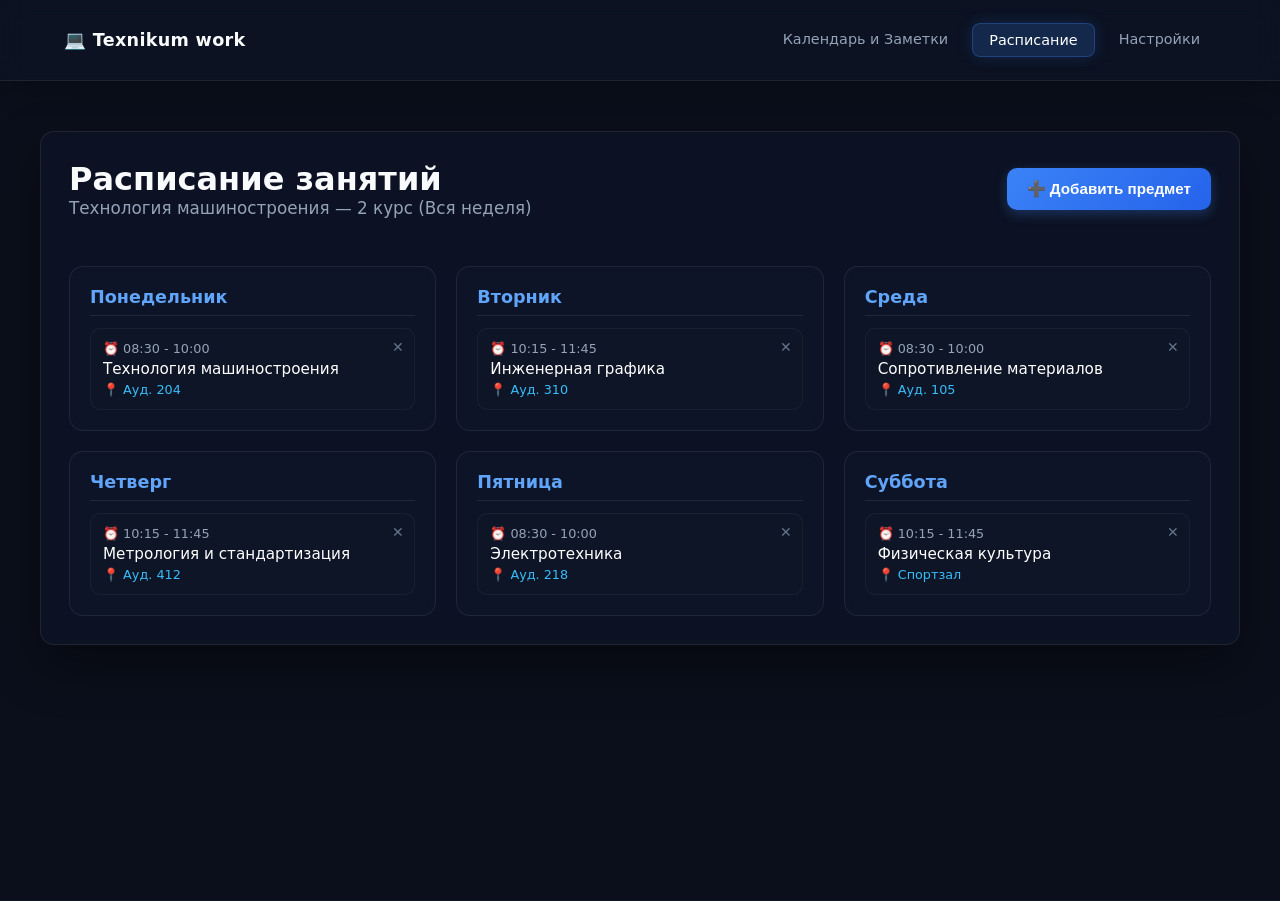
<file: index.html>
<!DOCTYPE html>
<html lang="ru">
<head>
    <meta charset="UTF-8">
    <meta name="viewport" content="width=device-width, initial-scale=1.0">
    <title>Расписание — Texnikum work</title>
    
    <link rel="stylesheet" href="./css/variables.css">
    <link rel="stylesheet" href="./css/global.css">
    <link rel="stylesheet" href="./css/layout.css">
    <style>
        body.font-modern { font-family: system-ui, -apple-system, sans-serif; }
        body.font-neon { font-family: 'Courier New', Courier, monospace; letter-spacing: 0.5px; }
        body.font-retro { font-family: 'Lucida Console', Monaco, monospace; text-transform: uppercase; font-size: 0.9rem; }

        /* Стильная полупрозрачная шапка */
        .site-header {
            position: sticky;
            top: 0;
            z-index: 50;
            background: rgba(15, 23, 42, 0.45) !important;
            backdrop-filter: blur(12px);
            -webkit-backdrop-filter: blur(12px);
            border-bottom: 1px solid rgba(255, 255, 255, 0.08);
            box-shadow: 0 4px 30px rgba(0, 0, 0, 0.3);
        }
        .header-container {
            max-width: 1200px;
            margin: 0 auto;
            padding: 14px 24px;
            display: flex;
            justify-content: space-between;
            align-items: center;
        }
        .logo {
            font-size: 1.1rem;
            font-weight: 700;
            color: #f8fafc;
            text-decoration: none;
            display: flex;
            align-items: center;
            gap: 8px;
            letter-spacing: 0.3px;
        }
        .nav-menu { display: flex; gap: 8px; }
        .nav-menu a {
            color: #94a3b8;
            text-decoration: none;
            padding: 8px 16px;
            border-radius: 8px;
            font-size: 0.9rem;
            font-weight: 500;
            transition: all 0.2s ease;
        }
        .nav-menu a:hover { color: #fff; background: rgba(255, 255, 255, 0.06); }
        .nav-menu a.active {
            color: #fff;
            background: rgba(59, 130, 246, 0.2);
            border: 1px solid rgba(59, 130, 246, 0.3);
            box-shadow: 0 0 15px rgba(59, 130, 246, 0.2);
        }

        /* Применение динамического размытия панелей */
        .card-glass, .schedule-day-card {
            background: rgba(15, 23, 42, 0.55);
            border: 1px solid rgba(255, 255, 255, 0.08);
            border-radius: 14px;
            backdrop-filter: blur(var(--card-blur, 10px));
            -webkit-backdrop-filter: blur(var(--card-blur, 10px));
        }

        body.glow-enabled.glow-blue .card-glass, body.glow-enabled.glow-blue .schedule-day-card {
            border-color: rgba(96, 165, 250, 0.5);
            box-shadow: 0 0 25px rgba(59, 130, 246, 0.35), 0 20px 50px rgba(0, 0, 0, 0.4) !important;
        }
        body.glow-enabled.glow-purple .card-glass, body.glow-enabled.glow-purple .schedule-day-card {
            border-color: rgba(192, 132, 252, 0.5);
            box-shadow: 0 0 25px rgba(168, 85, 247, 0.35), 0 20px 50px rgba(0, 0, 0, 0.4) !important;
        }
        body.glow-enabled.glow-green .card-glass, body.glow-enabled.glow-green .schedule-day-card {
            border-color: rgba(74, 222, 128, 0.5);
            box-shadow: 0 0 25px rgba(34, 197, 94, 0.35), 0 20px 50px rgba(0, 0, 0, 0.4) !important;
        }
        body.glow-enabled.glow-pink .card-glass, body.glow-enabled.glow-pink .schedule-day-card {
            border-color: rgba(244, 114, 182, 0.5);
            box-shadow: 0 0 25px rgba(236, 72, 153, 0.35), 0 20px 50px rgba(0, 0, 0, 0.4) !important;
        }
        body.glow-enabled.glow-custom .card-glass, body.glow-enabled.glow-custom .schedule-day-card {
            border-color: var(--custom-glow-border, rgba(59, 130, 246, 0.5));
            box-shadow: 0 0 25px var(--custom-glow-shadow, rgba(59, 130, 246, 0.35)), 0 20px 50px rgba(0, 0, 0, 0.4) !important;
        }

        .schedule-header-row {
            display: flex;
            justify-content: space-between;
            align-items: center;
            margin-bottom: 24px;
        }
        .add-subject-btn {
            background: linear-gradient(135deg, #3b82f6, #2563eb);
            color: #fff;
            border: none;
            padding: 12px 20px;
            border-radius: 10px;
            cursor: pointer;
            font-size: 0.95rem;
            font-weight: 600;
            display: flex;
            align-items: center;
            gap: 8px;
            box-shadow: 0 4px 12px rgba(59, 130, 246, 0.3);
            transition: all 0.2s;
        }
        .add-subject-btn:hover { transform: translateY(-1px); box-shadow: 0 6px 16px rgba(59, 130, 246, 0.4); }

        /* Карточки дней в строчку */
        .schedule-grid {
            display: grid;
            grid-template-columns: repeat(auto-fit, minmax(280px, 1fr));
            gap: 20px;
        }
        .schedule-day-card {
            padding: 20px;
            display: flex;
            flex-direction: column;
            gap: 12px;
        }
        .day-title {
            font-size: 1.1rem;
            font-weight: 600;
            color: #60a5fa;
            border-bottom: 1px solid rgba(255, 255, 255, 0.08);
            padding-bottom: 8px;
        }
        .lesson-item {
            background: rgba(15, 23, 42, 0.75);
            border: 1px solid rgba(255, 255, 255, 0.05);
            padding: 12px;
            border-radius: 10px;
            display: flex;
            flex-direction: column;
            gap: 4px;
            position: relative;
        }
        .lesson-time { font-size: 0.8rem; color: #94a3b8; }
        .lesson-name { font-size: 0.95rem; color: #fff; font-weight: 500; }
        .lesson-room { font-size: 0.8rem; color: #38bdf8; }
        .lesson-delete-btn {
            position: absolute;
            top: 10px;
            right: 10px;
            background: none;
            border: none;
            color: #64748b;
            cursor: pointer;
            font-size: 0.85rem;
            transition: color 0.2s;
        }
        .lesson-delete-btn:hover { color: #ef4444; }
        .no-lessons { font-size: 0.85rem; color: #64748b; font-style: italic; text-align: center; padding: 10px 0; }

        /* Модальное окно */
        .modal-overlay {
            position: fixed; inset: 0; background: rgba(11, 15, 25, 0.75);
            backdrop-filter: blur(8px); display: none; align-items: center; justify-content: center; z-index: 100; opacity: 0; transition: opacity 0.2s ease;
        }
        .modal-overlay.active { display: flex; opacity: 1; }
        .modal-card {
            background: rgba(15, 23, 42, 0.9); border: 1px solid rgba(255, 255, 255, 0.12);
            padding: 30px; border-radius: 16px; width: 100%; max-width: 450px;
            box-shadow: 0 20px 50px rgba(0, 0, 0, 0.6);
        }
        .modal-title { font-size: 1.3rem; color: #fff; margin-bottom: 20px; }
        .modal-field { margin-bottom: 15px; }
        .modal-field label { display: block; font-size: 0.85rem; color: #94a3b8; margin-bottom: 6px; }
        .modal-input, .modal-select {
            width: 100%; background: rgba(15, 23, 42, 0.9); border: 1px solid rgba(255, 255, 255, 0.1);
            color: #fff; padding: 12px; border-radius: 8px; font-size: 0.95rem; outline: none;
        }
        .modal-input:focus, .modal-select:focus { border-color: #60a5fa; }
        .modal-actions { display: flex; gap: 10px; margin-top: 25px; }
        .modal-btn-save { flex: 1; background: #3b82f6; color: #fff; border: none; padding: 12px; border-radius: 8px; font-weight: 600; cursor: pointer; }
        .modal-btn-cancel { flex: 1; background: rgba(255, 255, 255, 0.05); color: #cbd5e1; border: 1px solid rgba(255, 255, 255, 0.1); padding: 12px; border-radius: 8px; font-weight: 600; cursor: pointer; }
    </style>
    <script>
        const savedOpacity = localStorage.getItem('appBgOpacity') ?? '0.85';
        const savedBlur = localStorage.getItem('appBgBlur') || '0';
        const savedFont = localStorage.getItem('appFontStyle') || 'modern';
        const savedGlow = localStorage.getItem('appGlow') === 'true';
        const savedGlowColor = localStorage.getItem('appGlowColor') || 'blue';
        const savedCustomColor = localStorage.getItem('appCustomGlowColor') || '#3b82f6';

        document.documentElement.style.setProperty('--app-opacity', savedOpacity);
        document.documentElement.style.setProperty('--app-blur', savedBlur + 'px');

        if (savedGlowColor === 'custom') {
            let r = parseInt(savedCustomColor.slice(1, 3), 16) || 59;
            let g = parseInt(savedCustomColor.slice(3, 5), 16) || 130;
            let b = parseInt(savedCustomColor.slice(5, 7), 16) || 246;
            document.documentElement.style.setProperty('--custom-glow-border', `rgba(${r}, ${g}, ${b}, 0.5)`);
            document.documentElement.style.setProperty('--custom-glow-shadow', `rgba(${r}, ${g}, ${b}, 0.35)`);
        }
    </script>
</head>
<body>
    <script>
        document.body.classList.add(`font-${savedFont}`);
        if (savedGlow && savedGlowColor !== 'none') {
            document.body.classList.add('glow-enabled', `glow-${savedGlowColor}`);
        }
    </script>

    <div id="bgContainer" style="position: fixed; inset: 0; z-index: -2; overflow: hidden; filter: var(--app-blur);"></div>
    <div id="videoOverlay" style="position: fixed; inset: 0; z-index: -1; background: rgba(11, 15, 25, var(--app-opacity));"></div>

    <header class="site-header">
        <div class="header-container">
            <a href="calendar.html" class="logo">💻 Texnikum work</a>
            <nav class="nav-menu">
                <a href="calendar.html">Календарь и Заметки</a>
                <a href="index.html" class="active">Расписание</a>
                <a href="settings.html">Настройки</a>
            </nav>
        </div>
    </header>

    <main class="site-main">
        <section class="card-glass" style="max-width: 1200px; padding: 28px;">
            <div class="schedule-header-row">
                <div>
                    <h1>Расписание занятий</h1>
                    <p class="subtitle" style="margin: 0;">Технология машиностроения — 2 курс (Вся неделя)</p>
                </div>
                <button class="add-subject-btn" id="openModalBtn">➕ Добавить предмет</button>
            </div>
            
            <div class="schedule-grid" id="scheduleGridContainer"></div>
        </section>
    </main>

    <!-- Модальное окно -->
    <div class="modal-overlay" id="subjectModal">
        <div class="modal-card">
            <h3 class="modal-title">Добавить новую пару</h3>
            <div class="modal-field">
                <label>День недели:</label>
                <select id="modalDay" class="modal-select">
                    <option value="Понедельник">Понедельник</option>
                    <option value="Вторник">Вторник</option>
                    <option value="Среда">Среда</option>
                    <option value="Четверг">Четверг</option>
                    <option value="Пятница">Пятница</option>
                    <option value="Суббота">Суббота</option>
                </select>
            </div>
            <div class="modal-field">
                <label>Время проведения:</label>
                <input type="text" id="modalTime" class="modal-input" placeholder="Напр. 08:30 - 10:00">
            </div>
            <div class="modal-field">
                <label>Название предмета:</label>
                <input type="text" id="modalSubject" class="modal-input" placeholder="Напр. Технология машиностроения">
            </div>
            <div class="modal-field">
                <label>Аудитория:</label>
                <input type="text" id="modalRoom" class="modal-input" placeholder="Напр. Ауд. 204">
            </div>
            <div class="modal-actions">
                <button class="modal-btn-cancel" id="closeModalBtn">Отмена</button>
                <button class="modal-btn-save" id="saveSubjectBtn">Добавить</button>
            </div>
        </div>
    </div>

    <script src="./js/app-background.js"></script>
    <script>
        const defaultSchedule = [
            { day: "Понедельник", time: "08:30 - 10:00", subject: "Технология машиностроения", room: "Ауд. 204" },
            { day: "Вторник", time: "10:15 - 11:45", subject: "Инженерная графика", room: "Ауд. 310" },
            { day: "Среда", time: "08:30 - 10:00", subject: "Сопротивление материалов", room: "Ауд. 105" },
            { day: "Четверг", time: "10:15 - 11:45", subject: "Метрология и стандартизация", room: "Ауд. 412" },
            { day: "Пятница", time: "08:30 - 10:00", subject: "Электротехника", room: "Ауд. 218" },
            { day: "Суббота", time: "10:15 - 11:45", subject: "Физическая культура", room: "Спортзал" }
        ];

        let scheduleData = JSON.parse(localStorage.getItem('userScheduleData')) || defaultSchedule;

        const scheduleGridContainer = document.getElementById('scheduleGridContainer');
        const subjectModal = document.getElementById('subjectModal');
        const openModalBtn = document.getElementById('openModalBtn');
        const closeModalBtn = document.getElementById('closeModalBtn');
        const saveSubjectBtn = document.getElementById('saveSubjectBtn');

        const modalDay = document.getElementById('modalDay');
        const modalTime = document.getElementById('modalTime');
        const modalSubject = document.getElementById('modalSubject');
        const modalRoom = document.getElementById('modalRoom');

        openModalBtn.addEventListener('click', () => subjectModal.classList.add('active'));
        closeModalBtn.addEventListener('click', () => subjectModal.classList.remove('active'));
        subjectModal.addEventListener('click', (e) => { if (e.target === subjectModal) subjectModal.classList.remove('active'); });

        const daysOfWeek = ["Понедельник", "Вторник", "Среда", "Четверг", "Пятница", "Суббота"];

        function renderSchedule() {
            scheduleGridContainer.innerHTML = '';
            daysOfWeek.forEach(dayName => {
                const card = document.createElement('div');
                card.className = 'schedule-day-card';
                card.innerHTML = `<div class="day-title">${dayName}</div>`;

                const dayLessons = scheduleData.filter(item => item.day === dayName);
                if (dayLessons.length === 0) {
                    const emptyEl = document.createElement('div');
                    emptyEl.className = 'no-lessons';
                    emptyEl.textContent = 'Нет пар';
                    card.appendChild(emptyEl);
                } else {
                    dayLessons.forEach((lesson) => {
                        const globalIndex = scheduleData.indexOf(lesson);
                        const lessonEl = document.createElement('div');
                        lessonEl.className = 'lesson-item';
                        lessonEl.innerHTML = `
                            <span class="lesson-time">⏰ ${lesson.time}</span>
                            <span class="lesson-name">${lesson.subject}</span>
                            <span class="lesson-room">📍 ${lesson.room}</span>
                            <button class="lesson-delete-btn" onclick="deleteSubject(${globalIndex})" title="Удалить">✕</button>
                        `;
                        card.appendChild(lessonEl);
                    });
                }
                scheduleGridContainer.appendChild(card);
            });
        }

        window.deleteSubject = function(index) {
            scheduleData.splice(index, 1);
            localStorage.setItem('userScheduleData', JSON.stringify(scheduleData));
            renderSchedule();
        }

        saveSubjectBtn.addEventListener('click', () => {
            const day = modalDay.value;
            const time = modalTime.value.trim();
            const subject = modalSubject.value.trim();
            const room = modalRoom.value.trim();

            if (!time || !subject) {
                alert('Укажите время и название предмета!');
                return;
            }

            scheduleData.push({ day, time, subject, room: room || 'Не указана' });
            localStorage.setItem('userScheduleData', JSON.stringify(scheduleData));
            renderSchedule();
            subjectModal.classList.remove('active');

            modalTime.value = '';
            modalSubject.value = '';
            modalRoom.value = '';
        });

        renderSchedule();
    </script>
</body>
</html>
</file>
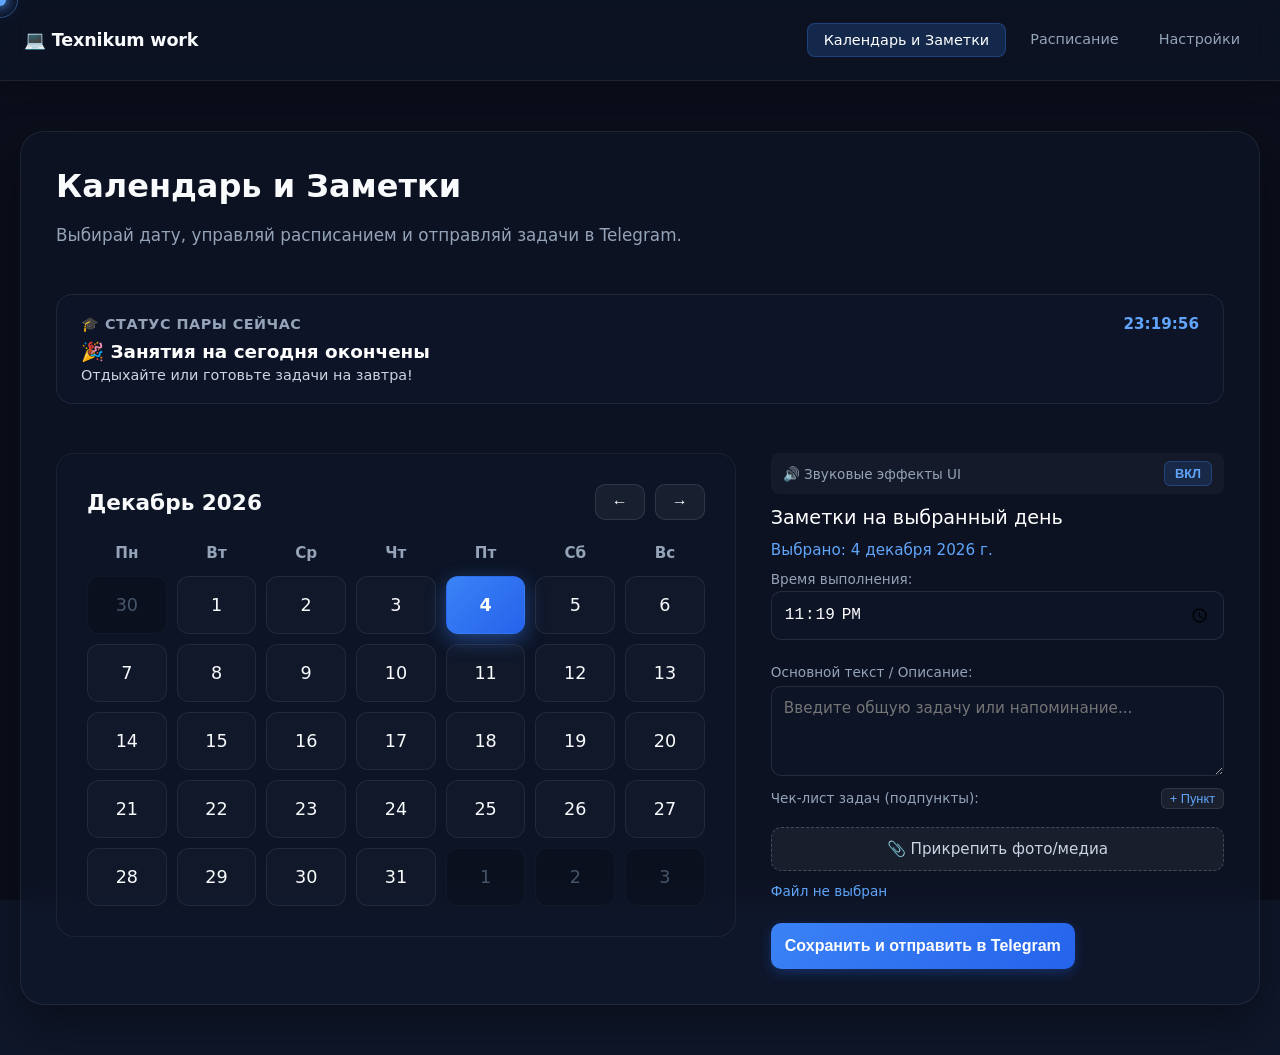
<file: calendar.html>
<!DOCTYPE html>
<html lang="ru">
<head>
    <meta charset="UTF-8">
    <meta name="viewport" content="width=device-width, initial-scale=1.0">
    <title>Календарь и Заметки — Texnikum work</title>
    
    <link rel="stylesheet" href="./css/variables.css">
    <link rel="stylesheet" href="./css/global.css">
    <link rel="stylesheet" href="./css/layout.css">
    <style>
        /* Кастомный курсор */
        * { cursor: none !important; }

        .custom-cursor {
            position: fixed;
            top: 0; left: 0;
            width: 12px; height: 12px;
            background: #60a5fa;
            border-radius: 50%;
            pointer-events: none;
            z-index: 99999;
            transform: translate(-50%, -50%);
            box-shadow: 0 0 12px #60a5fa, 0 0 20px #3b82f6;
            transition: width 0.2s, height: 0.2s, background-color 0.2s;
        }

        .custom-cursor-follower {
            position: fixed;
            top: 0; left: 0;
            width: 36px; height: 36px;
            border: 1px solid rgba(96, 165, 250, 0.4);
            border-radius: 50%;
            pointer-events: none;
            z-index: 99998;
            transform: translate(-50%, -50%);
            transition: transform 0.1s ease-out, width 0.2s, height: 0.2s, border-color 0.2s;
        }

        body.cursor-hover .custom-cursor {
            width: 20px; height: 20px;
            background: #93c5fd;
            box-shadow: 0 0 20px #93c5fd, 0 0 30px #60a5fa;
        }

        body.cursor-hover .custom-cursor-follower {
            width: 50px; height: 50px;
            border-color: rgba(147, 197, 253, 0.8);
            background: rgba(59, 130, 246, 0.08);
        }

        body.font-modern { font-family: system-ui, -apple-system, sans-serif; }
        body.font-neon { font-family: 'Courier New', Courier, monospace; letter-spacing: 0.5px; }
        body.font-retro { font-family: 'Lucida Console', Monaco, monospace; text-transform: uppercase; font-size: 0.9rem; }

        .site-header {
            position: sticky; top: 0; z-index: 50;
            background: rgba(15, 23, 42, 0.45) !important;
            backdrop-filter: blur(12px); -webkit-backdrop-filter: blur(12px);
            border-bottom: 1px solid rgba(255, 255, 255, 0.08);
            box-shadow: 0 4px 30px rgba(0, 0, 0, 0.3);
        }
        .header-container { max-width: 1350px; margin: 0 auto; padding: 14px 24px; display: flex; justify-content: space-between; align-items: center; }
        .logo { font-size: 1.1rem; font-weight: 700; color: #f8fafc; text-decoration: none; display: flex; align-items: center; gap: 8px; }
        .nav-menu { display: flex; gap: 8px; }
        .nav-menu a { color: #94a3b8; text-decoration: none; padding: 8px 16px; border-radius: 8px; font-size: 0.9rem; font-weight: 500; transition: all 0.2s; }
        .nav-menu a:hover { color: #fff; background: rgba(255, 255, 255, 0.06); }
        .nav-menu a.active { color: #fff; background: rgba(59, 130, 246, 0.2); border: 1px solid rgba(59, 130, 246, 0.3); }

        .card-glass, .calendar-widget, .widget-box {
            background: rgba(15, 23, 42, 0.5);
            border: 1px solid rgba(255, 255, 255, 0.08);
            backdrop-filter: blur(var(--card-blur, 10px));
            -webkit-backdrop-filter: blur(var(--card-blur, 10px));
        }

        body.glow-enabled.glow-blue .card-glass, body.glow-enabled.glow-blue .calendar-widget, body.glow-enabled.glow-blue .widget-box {
            border-color: rgba(96, 165, 250, 0.5);
            box-shadow: 0 0 25px rgba(59, 130, 246, 0.35), 0 20px 50px rgba(0, 0, 0, 0.4) !important;
        }
        body.glow-enabled.glow-purple .card-glass, body.glow-enabled.glow-purple .calendar-widget, body.glow-enabled.glow-purple .widget-box {
            border-color: rgba(192, 132, 252, 0.5);
            box-shadow: 0 0 25px rgba(168, 85, 247, 0.35), 0 20px 50px rgba(0, 0, 0, 0.4) !important;
        }
        body.glow-enabled.glow-green .card-glass, body.glow-enabled.glow-green .calendar-widget, body.glow-enabled.glow-green .widget-box {
            border-color: rgba(74, 222, 128, 0.5);
            box-shadow: 0 0 25px rgba(34, 197, 94, 0.35), 0 20px 50px rgba(0, 0, 0, 0.4) !important;
        }
        body.glow-enabled.glow-pink .card-glass, body.glow-enabled.glow-pink .calendar-widget, body.glow-enabled.glow-pink .widget-box {
            border-color: rgba(244, 114, 182, 0.5);
            box-shadow: 0 0 25px rgba(236, 72, 153, 0.35), 0 20px 50px rgba(0, 0, 0, 0.4) !important;
        }
        body.glow-enabled.glow-custom .card-glass, body.glow-enabled.glow-custom .calendar-widget, body.glow-enabled.glow-custom .widget-box {
            border-color: var(--custom-glow-border, rgba(59, 130, 246, 0.5));
            box-shadow: 0 0 25px var(--custom-glow-shadow, rgba(59, 130, 246, 0.35)), 0 20px 50px rgba(0, 0, 0, 0.4) !important;
        }

        .widgets-bar { margin-bottom: 25px; }
        .widget-box { padding: 20px 24px; border-radius: 16px; display: flex; flex-direction: column; justify-content: space-between; }

        .calendar-widget { padding: 30px !important; border-radius: 18px; }
        .calendar-day {
            background: rgba(255, 255, 255, 0.02);
            border: 1px solid rgba(255, 255, 255, 0.07);
            padding: 18px 8px !important;
            text-align: center;
            border-radius: 12px;
            cursor: pointer;
            transition: all 0.2s ease;
            color: #f8fafc;
            font-size: 1.1rem !important;
            font-weight: 500;
            user-select: none;
            display: flex;
            align-items: center;
            justify-content: center;
            min-height: 50px;
        }
        .calendar-day:hover {
            background: rgba(255, 255, 255, 0.08);
            border-color: rgba(255, 255, 255, 0.2);
            transform: translateY(-2px);
        }
        .calendar-day.other-month { color: #475569; background: rgba(0, 0, 0, 0.15); border-color: rgba(255, 255, 255, 0.03); }
        .calendar-day.today { border: 1px dashed #60a5fa; }
        .calendar-day.selected {
            background: linear-gradient(135deg, #3b82f6, #2563eb) !important;
            color: #fff; font-weight: bold;
            box-shadow: 0 6px 20px rgba(59, 130, 246, 0.45);
            border-color: transparent !important;
        }
        .calendar-nav-btn {
            background: rgba(255, 255, 255, 0.05); border: 1px solid rgba(255, 255, 255, 0.1);
            color: #fff; padding: 8px 16px; border-radius: 10px; cursor: pointer; transition: all 0.2s; font-size: 1rem;
        }
        .calendar-nav-btn:hover { background: rgba(255, 255, 255, 0.15); border-color: rgba(255, 255, 255, 0.25); }

        .note-controls-row { display: flex; gap: 12px; margin-bottom: 12px; align-items: center; }
        .time-input-wrap { flex: 1; display: flex; flex-direction: column; gap: 4px; }
        .time-input-wrap label { font-size: 0.85rem; color: #94a3b8; }
        .time-input {
            background: rgba(15, 23, 42, 0.6); border: 1px solid rgba(255, 255, 255, 0.1);
            color: #fff; padding: 12px; border-radius: 10px; font-size: 1rem; outline: none; width: 100%;
        }
        .file-upload-btn {
            background: rgba(255, 255, 255, 0.05); border: 1px dashed rgba(255, 255, 255, 0.2);
            color: #cbd5e1; padding: 12px 14px; border-radius: 10px; cursor: pointer; font-size: 0.95rem;
            display: flex; align-items: center; gap: 8px; transition: all 0.2s; text-align: center; justify-content: center; flex: 1;
        }
        .file-upload-btn:hover { background: rgba(255, 255, 255, 0.1); border-color: #60a5fa; color: #fff; }
        #mediaFile { display: none; }
        .file-name-preview { font-size: 0.85rem; color: #60a5fa; margin-bottom: 12px; word-break: break-all; }

        /* Стили для Todo-чеклистов внутри заметок */
        .todo-item-row {
            display: flex;
            align-items: center;
            gap: 10px;
            background: rgba(255, 255, 255, 0.03);
            border: 1px solid rgba(255, 255, 255, 0.06);
            padding: 8px 12px;
            border-radius: 8px;
            margin-bottom: 6px;
            transition: all 0.2s;
        }
        .todo-item-row input[type="checkbox"] {
            width: 18px;
            height: 18px;
            accent-color: #3b82f6;
            cursor: pointer;
        }
        .todo-item-row input[type="text"] {
            background: transparent;
            border: none;
            color: #fff;
            font-size: 0.95rem;
            outline: none;
            flex: 1;
        }
        .todo-item-row input[type="text"].completed {
            text-decoration: line-through;
            color: #64748b;
        }
        .todo-delete-btn {
            background: none;
            border: none;
            color: #ef4444;
            cursor: pointer;
            font-size: 1rem;
            opacity: 0.7;
            transition: opacity 0.2s;
        }
        .todo-delete-btn:hover { opacity: 1; }

        .settings-bar-mini {
            display: flex;
            justify-content: space-between;
            align-items: center;
            background: rgba(255, 255, 255, 0.03);
            padding: 8px 12px;
            border-radius: 8px;
            font-size: 0.85rem;
            color: #94a3b8;
        }
        .sound-toggle-btn {
            background: rgba(59, 130, 246, 0.15);
            border: 1px solid rgba(59, 130, 246, 0.3);
            color: #60a5fa;
            padding: 4px 10px;
            border-radius: 6px;
            cursor: pointer;
            font-size: 0.8rem;
            font-weight: 600;
            transition: all 0.2s;
        }
        .sound-toggle-btn:hover { background: rgba(59, 130, 246, 0.3); }
        .sound-toggle-btn.off {
            background: rgba(239, 68, 68, 0.15);
            border-color: rgba(239, 68, 68, 0.3);
            color: #f87171;
        }
    </style>
    <script>
        const savedOpacity = localStorage.getItem('appBgOpacity') ?? '0.85';
        const savedBlur = localStorage.getItem('appBgBlur') || '0';
        const savedCardBlur = localStorage.getItem('appCardBlur') || '10';
        const savedFont = localStorage.getItem('appFontStyle') || 'modern';
        const savedGlow = localStorage.getItem('appGlow') === 'true';
        const savedGlowColor = localStorage.getItem('appGlowColor') || 'blue';
        const savedCustomColor = localStorage.getItem('appCustomGlowColor') || '#3b82f6';

        document.documentElement.style.setProperty('--app-opacity', savedOpacity);
        document.documentElement.style.setProperty('--app-blur', savedBlur + 'px');
        document.documentElement.style.setProperty('--card-blur', savedCardBlur + 'px');

        if (savedGlowColor === 'custom') {
            let r = parseInt(savedCustomColor.slice(1, 3), 16) || 59;
            let g = parseInt(savedCustomColor.slice(3, 5), 16) || 130;
            let b = parseInt(savedCustomColor.slice(5, 7), 16) || 246;
            document.documentElement.style.setProperty('--custom-glow-border', `rgba(${r}, ${g}, ${b}, 0.5)`);
            document.documentElement.style.setProperty('--custom-glow-shadow', `rgba(${r}, ${g}, ${b}, 0.35)`);
        }
    </script>
</head>
<body>
    <div class="custom-cursor" id="customCursor"></div>
    <div class="custom-cursor-follower" id="cursorFollower"></div>

    <script>
        document.body.classList.add(`font-${savedFont}`);
        if (savedGlow && savedGlowColor !== 'none') {
            document.body.classList.add('glow-enabled', `glow-${savedGlowColor}`);
        }

        // Логика кастомного курсора
        const cursor = document.getElementById('customCursor');
        const follower = document.getElementById('cursorFollower');
        let mouseX = 0, mouseY = 0;
        let followerX = 0, followerY = 0;

        window.addEventListener('mousemove', (e) => {
            mouseX = e.clientX;
            mouseY = e.clientY;
            cursor.style.left = mouseX + 'px';
            cursor.style.top = mouseY + 'px';
        });

        function animateFollower() {
            followerX += (mouseX - followerX) * 0.2;
            followerY += (mouseY - followerY) * 0.2;
            follower.style.left = followerX + 'px';
            follower.style.top = followerY + 'px';
            requestAnimationFrame(animateFollower);
        }
        animateFollower();

        document.addEventListener('mouseover', (e) => {
            if (e.target.matches('button, a, .calendar-day, .file-upload-btn, input, textarea')) {
                document.body.classList.add('cursor-hover');
            }
        });
        document.addEventListener('mouseout', (e) => {
            if (e.target.matches('button, a, .calendar-day, .file-upload-btn, input, textarea')) {
                document.body.classList.remove('cursor-hover');
            }
        });
    </script>

    <div id="bgContainer" style="position: fixed; inset: 0; z-index: -2; overflow: hidden; filter: var(--app-blur);"></div>
    <div id="videoOverlay" style="position: fixed; inset: 0; z-index: -1; background: rgba(11, 15, 25, var(--app-opacity));"></div>

    <header class="site-header">
        <div class="header-container">
            <a href="calendar.html" class="logo">💻 Texnikum work</a>
            <nav class="nav-menu">
                <a href="calendar.html" class="active">Календарь и Заметки</a>
                <a href="index.html">Расписание</a>
                <a href="settings.html">Настройки</a>
            </nav>
        </div>
    </header>

    <main class="site-main">
        <section class="card-glass" style="max-width: 1300px; padding: 35px;">
            <h1 style="font-size: 2rem; margin-bottom: 8px;">Календарь и Заметки</h1>
            <p class="subtitle" style="margin-bottom: 25px;">Выбирай дату, управляй расписанием и отправляй задачи в Telegram.</p>
            
            <!-- ПАНЕЛЬ ВИДЖЕТОВ (Индикатор текущей пары) -->
            <div class="widgets-bar">
                <div class="widget-box">
                    <div style="display: flex; justify-content: space-between; align-items: center; margin-bottom: 8px;">
                        <span style="font-size: 0.9rem; color: #94a3b8; font-weight: 600; text-transform: uppercase; letter-spacing: 0.5px;">🎓 Статус пары сейчас</span>
                        <span id="liveClock" style="font-size: 0.95rem; color: #60a5fa; font-weight: 600;">11:30</span>
                    </div>
                    <div id="currentPairWidget" style="display: flex; flex-direction: column; gap: 4px;">
                        <div id="pairTitle" style="font-size: 1.15rem; font-weight: 600; color: #fff;">Загрузка расписания...</div>
                        <div id="pairMeta" style="font-size: 0.9rem; color: #cbd5e1;">Ожидание начала занятий</div>
                    </div>
                </div>
            </div>

            <!-- Основной блок календаря и заметок -->
            <div class="calendar-grid-layout" style="display: grid; grid-template-columns: 1.5fr 1fr; gap: 35px; align-items: start;">
                
                <div class="calendar-widget" style="background: rgba(15, 23, 42, 0.4); border: 1px solid rgba(255, 255, 255, 0.06);">
                    <div style="display: flex; justify-content: space-between; align-items: center; margin-bottom: 24px;">
                        <h3 id="monthYearTitle" style="font-size: 1.35rem; color: #f8fafc; margin: 0; font-weight: 600;"></h3>
                        <div style="display: flex; gap: 10px;">
                            <button class="calendar-nav-btn" id="prevMonthBtn">&larr;</button>
                            <button class="calendar-nav-btn" id="nextMonthBtn">&rarr;</button>
                        </div>
                    </div>
                    <div style="display: grid; grid-template-columns: repeat(7, 1fr); text-align: center; gap: 10px; font-size: 0.95rem; color: #94a3b8; margin-bottom: 14px; font-weight: 600;">
                        <span>Пн</span><span>Вт</span><span>Ср</span><span>Чт</span><span>Пт</span><span>Сб</span><span>Вс</span>
                    </div>
                    <div id="calendarDaysGrid" style="display: grid; grid-template-columns: repeat(7, 1fr); gap: 10px;"></div>
                </div>

                <div class="notes-panel" style="display: flex; flex-direction: column; gap: 12px;">
                    <div class="settings-bar-mini">
                        <span>🔊 Звуковые эффекты UI</span>
                        <button id="soundToggleBtn" class="sound-toggle-btn">ВКЛ</button>
                    </div>

                    <h3 style="font-size: 1.2rem; color: #fff; margin-bottom: 0;">Заметки на выбранный день</h3>
                    <div id="selectedDateDisplay" style="font-size: 0.95rem; color: #60a5fa; font-weight: 500;">Дата не выбрана</div>
                    
                    <div class="note-controls-row">
                        <div class="time-input-wrap">
                            <label for="timeInput">Время выполнения:</label>
                            <input type="time" id="timeInput" class="time-input">
                        </div>
                    </div>

                    <div style="display: flex; flex-direction: column; gap: 6px;">
                        <label style="font-size: 0.85rem; color: #94a3b8;">Основной текст / Описание:</label>
                        <textarea id="noteInput" placeholder="Введите общую задачу или напоминание..." style="min-height: 90px; background: rgba(15, 23, 42, 0.6); border: 1px solid rgba(255, 255, 255, 0.1); color: #fff; padding: 12px; border-radius: 10px; font-size: 0.95rem; outline: none; resize: vertical;"></textarea>
                    </div>

                    <!-- Интерактивный Чек-лист (Пустой при старте) -->
                    <div style="display: flex; flex-direction: column; gap: 6px;">
                        <div style="display: flex; justify-content: space-between; align-items: center;">
                            <label style="font-size: 0.85rem; color: #94a3b8;">Чек-лист задач (подпункты):</label>
                            <button id="addTodoItemBtn" style="background: rgba(255,255,255,0.06); border: 1px solid rgba(255,255,255,0.1); color: #60a5fa; padding: 2px 8px; border-radius: 6px; font-size: 0.8rem; cursor: pointer;">+ Пункт</button>
                        </div>
                        <div id="todoItemsContainer" style="display: flex; flex-direction: column; max-height: 140px; overflow-y: auto; padding-right: 4px;">
                            <!-- Изначально пусто -->
                        </div>
                    </div>
                    
                    <div class="note-controls-row" style="margin-bottom: 0;">
                        <label for="mediaFile" class="file-upload-btn">📎 Прикрепить фото/медиа</label>
                        <input type="file" id="mediaFile" accept="image/*,video/*">
                    </div>
                    <div id="fileNamePreview" class="file-name-preview">Файл не выбран</div>

                    <button class="btn-accent" id="sendNoteBtn" style="padding: 14px; border-radius: 10px; font-size: 1rem; cursor: pointer; font-weight: 600;">Сохранить и отправить в Telegram</button>
                </div>
            </div>
        </section>
    </main>

    <script src="./js/app-background.js"></script>
    <script>
        // --- АУДИОСИСТЕМА UI (Web Audio API) ---
        let soundEnabled = localStorage.getItem('appSoundEnabled') !== 'false';
        const soundToggleBtn = document.getElementById('soundToggleBtn');

        function updateSoundButtonUI() {
            if (soundEnabled) {
                soundToggleBtn.textContent = 'ВКЛ';
                soundToggleBtn.classList.remove('off');
            } else {
                soundToggleBtn.textContent = 'ВЫКЛ';
                soundToggleBtn.classList.add('off');
            }
        }
        updateSoundButtonUI();

        soundToggleBtn.addEventListener('click', () => {
            soundEnabled = !soundEnabled;
            localStorage.setItem('appSoundEnabled', soundEnabled);
            updateSoundButtonUI();
            if (soundEnabled) playUiSound('click');
        });

        const audioCtx = new (window.AudioContext || window.webkitAudioContext)();
        function playUiSound(type = 'hover') {
            if (!soundEnabled) return;
            if (audioCtx.state === 'suspended') { audioCtx.resume(); }

            const osc = audioCtx.createOscillator();
            const gain = audioCtx.createGain();
            osc.connect(gain);
            gain.connect(audioCtx.destination);
            const now = audioCtx.currentTime;

            if (type === 'hover') {
                osc.type = 'sine';
                osc.frequency.setValueAtTime(800, now);
                osc.frequency.exponentialRampToValueAtTime(400, now + 0.03);
                gain.gain.setValueAtTime(0.015, now);
                gain.gain.linearRampToValueAtTime(0.001, now + 0.03);
                osc.start(now);
                osc.stop(now + 0.03);
            } else if (type === 'click') {
                osc.type = 'triangle';
                osc.frequency.setValueAtTime(1200, now);
                osc.frequency.exponentialRampToValueAtTime(300, now + 0.05);
                gain.gain.setValueAtTime(0.03, now);
                gain.gain.linearRampToValueAtTime(0.001, now + 0.05);
                osc.start(now);
                osc.stop(now + 0.05);
            } else if (type === 'check') {
                osc.type = 'sine';
                osc.frequency.setValueAtTime(587.33, now);
                osc.frequency.setValueAtTime(880, now + 0.04);
                gain.gain.setValueAtTime(0.04, now);
                gain.gain.linearRampToValueAtTime(0.001, now + 0.12);
                osc.start(now);
                osc.stop(now + 0.12);
            }
        }

        document.addEventListener('mouseover', (e) => {
            if (e.target.matches('button, a, .calendar-day, .file-upload-btn, input[type="checkbox"]')) {
                playUiSound('hover');
            }
        });

        document.addEventListener('click', (e) => {
            if (e.target.matches('button, a, .calendar-day, .file-upload-btn, input[type="checkbox"]')) {
                if (!e.target.matches('input[type="checkbox"]')) {
                    playUiSound('click');
                }
            }
        });

        // --- КАЛЕНДАРЬ ---
        let currentDate = new Date();
        let selectedDate = new Date();
        const monthNames = ["Январь", "Февраль", "Март", "Апрель", "Май", "Июнь", "Июль", "Август", "Сентябрь", "Октябрь", "Ноябрь", "Декабрь"];

        const monthYearTitle = document.getElementById('monthYearTitle');
        const calendarDaysGrid = document.getElementById('calendarDaysGrid');
        const prevMonthBtn = document.getElementById('prevMonthBtn');
        const nextMonthBtn = document.getElementById('nextMonthBtn');
        const selectedDateDisplay = document.getElementById('selectedDateDisplay');
        const noteInput = document.getElementById('noteInput');
        const timeInput = document.getElementById('timeInput');
        const mediaFile = document.getElementById('mediaFile');
        const fileNamePreview = document.getElementById('fileNamePreview');
        const sendNoteBtn = document.getElementById('sendNoteBtn');
        const addTodoItemBtn = document.getElementById('addTodoItemBtn');
        const todoItemsContainer = document.getElementById('todoItemsContainer');

        timeInput.value = new Date().toLocaleTimeString('ru-RU', { hour: '2-digit', minute: '2-digit' });

        mediaFile.addEventListener('change', () => {
            fileNamePreview.textContent = mediaFile.files.length > 0 ? `Выбран файл: ${mediaFile.files[0].name}` : 'Файл не выбран';
        });

        // --- ИНТЕРАКТИВНЫЙ ЧЕК-ЛИСТ ---
        function createTodoRow(text = '', completed = false) {
            const row = document.createElement('div');
            row.className = 'todo-item-row';

            const checkbox = document.createElement('input');
            checkbox.type = 'checkbox';
            checkbox.checked = completed;

            const input = document.createElement('input');
            input.type = 'text';
            input.placeholder = 'Введите пункт задачи...';
            input.value = text;
            if (completed) input.classList.add('completed');

            checkbox.addEventListener('change', () => {
                if (checkbox.checked) {
                    input.classList.add('completed');
                    playUiSound('check');
                    spawnMiniParticles(checkbox);
                } else {
                    input.classList.remove('completed');
                    playUiSound('click');
                }
            });

            const delBtn = document.createElement('button');
            delBtn.className = 'todo-delete-btn';
            delBtn.innerHTML = '&times;';
            delBtn.title = 'Удалить пункт';
            delBtn.addEventListener('click', () => {
                row.remove();
                playUiSound('click');
            });

            row.appendChild(checkbox);
            row.appendChild(input);
            row.appendChild(delBtn);
            todoItemsContainer.appendChild(row);
        }

        function spawnMiniParticles(targetEl) {
            const rect = targetEl.getBoundingClientRect();
            const x = rect.left + rect.width / 2;
            const y = rect.top + rect.height / 2;

            for (let i = 0; i < 6; i++) {
                const particle = document.createElement('div');
                particle.style.position = 'fixed';
                particle.style.left = x + 'px';
                particle.style.top = y + 'px';
                particle.style.width = '6px';
                particle.style.height = '6px';
                particle.style.borderRadius = '50%';
                particle.style.backgroundColor = '#60a5fa';
                particle.style.pointerEvents = 'none';
                particle.style.zIndex = '9999';
                document.body.appendChild(particle);

                const angle = Math.random() * Math.PI * 2;
                const distance = 20 + Math.random() * 30;
                const targetX = Math.cos(angle) * distance;
                const targetY = Math.sin(angle) * distance;

                particle.animate([
                    { transform: 'translate(0, 0) scale(1)', opacity: 1 },
                    { transform: `translate(${targetX}px, ${targetY}px) scale(0)`, opacity: 0 }
                ], {
                    duration: 400,
                    easing: 'cubic-bezier(0, .9, .57, 1)'
                }).onfinish = () => particle.remove();
            }
        }

        addTodoItemBtn.addEventListener('click', () => {
            createTodoRow();
        });

        function renderCalendar() {
            const year = currentDate.getFullYear();
            const month = currentDate.getMonth();
            monthYearTitle.textContent = `${monthNames[month]} ${year}`;
            calendarDaysGrid.innerHTML = '';

            const firstDayIndex = (new Date(year, month, 1).getDay() + 6) % 7;
            const lastDay = new Date(year, month + 1, 0).getDate();
            const prevLastDay = new Date(year, month, 0).getDate();
            const today = new Date();

            for (let i = firstDayIndex; i > 0; i--) {
                const dayDiv = document.createElement('div');
                dayDiv.textContent = prevLastDay - i + 1;
                dayDiv.className = 'calendar-day other-month';
                calendarDaysGrid.appendChild(dayDiv);
            }

            for (let i = 1; i <= lastDay; i++) {
                const dayDiv = document.createElement('div');
                dayDiv.textContent = i;
                dayDiv.className = 'calendar-day';

                if (i === today.getDate() && month === today.getMonth() && year === today.getFullYear()) {
                    dayDiv.classList.add('today');
                }
                if (i === selectedDate.getDate() && month === selectedDate.getMonth() && year === selectedDate.getFullYear()) {
                    dayDiv.classList.add('selected');
                }

                dayDiv.addEventListener('click', () => {
                    selectedDate = new Date(year, month, i);
                    updateSelectedDateText();
                    renderCalendar();
                });
                calendarDaysGrid.appendChild(dayDiv);
            }

            const totalCells = calendarDaysGrid.children.length;
            const nextDays = totalCells % 7 === 0 ? 0 : 7 - (totalCells % 7);
            for (let i = 1; i <= nextDays; i++) {
                const dayDiv = document.createElement('div');
                dayDiv.textContent = i;
                dayDiv.className = 'calendar-day other-month';
                calendarDaysGrid.appendChild(dayDiv);
            }
        }

        function updateSelectedDateText() {
            selectedDateDisplay.textContent = `Выбрано: ${selectedDate.toLocaleDateString('ru-RU', { day: 'numeric', month: 'long', year: 'numeric' })}`;
        }

        prevMonthBtn.addEventListener('click', () => { currentDate.setMonth(currentDate.getMonth() - 1); renderCalendar(); });
        nextMonthBtn.addEventListener('click', () => { currentDate.setMonth(currentDate.getMonth() + 1); renderCalendar(); });

        // --- ОТПРАВКА ДАННЫХ В TELEGRAM ЧЕРЕЗ FASTAPI БЭКЕНД ---
        sendNoteBtn.addEventListener('click', async () => {
            const noteText = noteInput.value.trim();
            const taskTime = timeInput.value || 'Не указано';
            
            // Собираем пункты чек-листа
            const todoRows = todoItemsContainer.querySelectorAll('.todo-item-row');
            let todosText = "";
            todoRows.forEach((row) => {
                const text = row.querySelector('input[type="text"]').value.trim();
                const checked = row.querySelector('input[type="checkbox"]').checked;
                if (text) {
                    todosText += `\n  ${checked ? '✅' : '🟩'} ${text}`;
                }
            });

            if (!noteText && todosText === "") {
                alert('Введите текст заметки или добавьте пункты чеклиста!');
                return;
            }

            const dateString = selectedDate.toLocaleDateString('ru-RU', { day: 'numeric', month: 'long', year: 'numeric' });
            let fullMessage = `📅 <b>Дата:</b> ${dateString}\n⏰ <b>Время:</b> ${taskTime}\n\n`;
            if (noteText) fullMessage += `📝 <b>Заметка:</b>\n${noteText}\n`;
            if (todosText) fullMessage += `\n📋 <b>Чек-лист:</b>${todosText}`;

            try {
                // Отправляем запрос на ваш FastAPI бэкенд
                const response = await fetch('https://botkalendar.onrender.com/api/send-from-site', {
                    method: 'POST',
                    headers: {
                        'Content-Type': 'application/json'
                    },
                    body: JSON.stringify({
                        message: fullMessage,
                        title: "Заметка из календаря"
                    })
                });

                const result = await response.json();

                if (response.ok && result.status === "success") {
                    alert('✅ Заметка и чек-лист успешно отправлены в Telegram!');
                    noteInput.value = '';
                    todoItemsContainer.innerHTML = '';
                } else {
                    alert('⚠️ Ошибка отправки: ' + (result.detail || 'Сначала напишите боту /start в Telegram!'));
                }
            } catch (error) {
                console.error(error);
                alert('❌ Не удалось связаться с сервером бэкенда.');
            }
        });

        updateSelectedDateText();
        renderCalendar();

        // --- ИНДИКАТОР ТЕКУЩЕЙ ПАРЫ ---
        const scheduleMock = [
            { start: "08:30", end: "10:00", name: "Технология машиностроения", room: "Ауд. 302" },
            { start: "10:10", end: "11:40", name: "Детали машин", room: "Ауд. 415" },
            { start: "12:00", end: "13:30", name: "Сопротивление материалов", room: "Ауд. 208" },
            { start: "13:50", end: "15:20", name: "Инженерная графика", room: "Ауд. 512" }
        ];

        function updateLivePairWidget() {
            const now = new Date();
            const liveClock = document.getElementById('liveClock');
            const pairTitle = document.getElementById('pairTitle');
            const pairMeta = document.getElementById('pairMeta');

            liveClock.textContent = now.toLocaleTimeString('ru-RU', { hour: '2-digit', minute: '2-digit', second: '2-digit' });

            const currentTimeMinutes = now.getHours() * 60 + now.getMinutes();
            
            let currentPair = null;
            let nextPair = null;

            for (let i = 0; i < scheduleMock.length; i++) {
                const pair = scheduleMock[i];
                const [startH, startM] = pair.start.split(':').map(Number);
                const [endH, endM] = pair.end.split(':').map(Number);
                
                const startMinutes = startH * 60 + startM;
                const endMinutes = endH * 60 + endM;

                if (currentTimeMinutes >= startMinutes && currentTimeMinutes <= endMinutes) {
                    currentPair = pair;
                    break;
                } else if (currentTimeMinutes < startMinutes) {
                    nextPair = pair;
                    break;
                }
            }

            if (currentPair) {
                pairTitle.textContent = `🔴 Идет пара: ${currentPair.name}`;
                pairMeta.textContent = `Аудитория: ${currentPair.room} (${currentPair.start} - ${currentPair.end})`;
            } else if (nextPair) {
                pairTitle.textContent = `⏳ Скоро начнется: ${nextPair.name}`;
                pairMeta.textContent = `Аудитория: ${nextPair.room} (Начало в ${nextPair.start})`;
            } else {
                pairTitle.textContent = `🎉 Занятия на сегодня окончены`;
                pairMeta.textContent = `Отдыхайте или готовьте задачи на завтра!`;
            }
        }

        setInterval(updateLivePairWidget, 1000);
        updateLivePairWidget();
    </script>
</body>
</html>
</file>
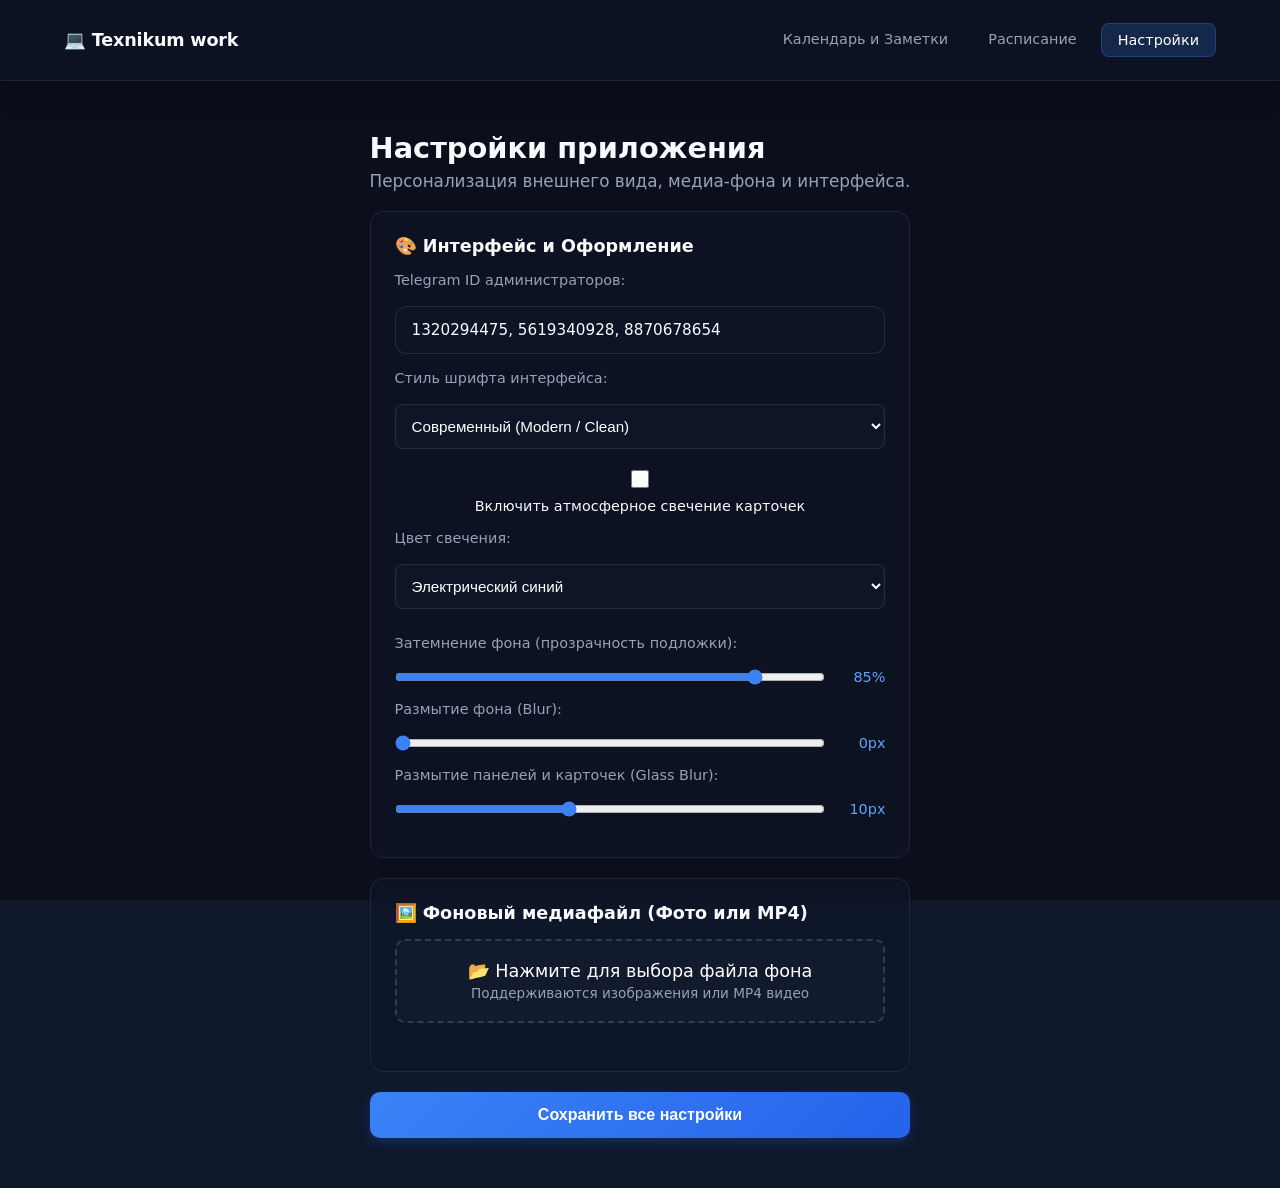
<file: settings.html>
<!DOCTYPE html>
<html lang="ru">
<head>
    <meta charset="UTF-8">
    <meta name="viewport" content="width=device-width, initial-scale=1.0">
    <title>Настройки — Texnikum work</title>
    
    <link rel="stylesheet" href="./css/variables.css">
    <link rel="stylesheet" href="./css/global.css">
    <link rel="stylesheet" href="./css/layout.css">
    <style>
        body.font-modern { font-family: system-ui, -apple-system, sans-serif; }
        body.font-neon { font-family: 'Courier New', Courier, monospace; letter-spacing: 0.5px; }
        body.font-retro { font-family: 'Lucida Console', Monaco, monospace; text-transform: uppercase; font-size: 0.9rem; }

        .site-header {
            position: sticky; top: 0; z-index: 50;
            background: rgba(15, 23, 42, 0.45) !important;
            backdrop-filter: blur(12px); -webkit-backdrop-filter: blur(12px);
            border-bottom: 1px solid rgba(255, 255, 255, 0.08);
            box-shadow: 0 4px 30px rgba(0, 0, 0, 0.3);
        }
        .header-container { max-width: 1200px; margin: 0 auto; padding: 14px 24px; display: flex; justify-content: space-between; align-items: center; }
        .logo { font-size: 1.1rem; font-weight: 700; color: #f8fafc; text-decoration: none; display: flex; align-items: center; gap: 8px; }
        .nav-menu { display: flex; gap: 8px; }
        .nav-menu a { color: #94a3b8; text-decoration: none; padding: 8px 16px; border-radius: 8px; font-size: 0.9rem; font-weight: 500; transition: all 0.2s; }
        .nav-menu a:hover { color: #fff; background: rgba(255, 255, 255, 0.06); }
        .nav-menu a.active { color: #fff; background: rgba(59, 130, 246, 0.2); border: 1px solid rgba(59, 130, 246, 0.3); }

        .card-glass, .setting-section {
            background: rgba(15, 23, 42, 0.5);
            border: 1px solid rgba(255, 255, 255, 0.08);
            backdrop-filter: blur(var(--card-blur, 10px));
            -webkit-backdrop-filter: blur(var(--card-blur, 10px));
            transition: all 0.3s ease;
        }

        body.glow-enabled.glow-blue .setting-section {
            border-color: rgba(96, 165, 250, 0.5);
            box-shadow: 0 0 25px rgba(59, 130, 246, 0.35), 0 20px 50px rgba(0, 0, 0, 0.4) !important;
        }
        body.glow-enabled.glow-purple .setting-section {
            border-color: rgba(192, 132, 252, 0.5);
            box-shadow: 0 0 25px rgba(168, 85, 247, 0.35), 0 20px 50px rgba(0, 0, 0, 0.4) !important;
        }
        body.glow-enabled.glow-green .setting-section {
            border-color: rgba(74, 222, 128, 0.5);
            box-shadow: 0 0 25px rgba(34, 197, 94, 0.35), 0 20px 50px rgba(0, 0, 0, 0.4) !important;
        }
        body.glow-enabled.glow-pink .setting-section {
            border-color: rgba(244, 114, 182, 0.5);
            box-shadow: 0 0 25px rgba(236, 72, 153, 0.35), 0 20px 50px rgba(0, 0, 0, 0.4) !important;
        }
        body.glow-enabled.glow-custom .setting-section {
            border-color: var(--custom-glow-border, rgba(59, 130, 246, 0.5));
            box-shadow: 0 0 25px var(--custom-glow-shadow, rgba(59, 130, 246, 0.35)), 0 20px 50px rgba(0, 0, 0, 0.4) !important;
        }

        .settings-container { max-width: 850px; margin: 0 auto; display: flex; flex-direction: column; gap: 20px; }
        .setting-section { padding: 24px; border-radius: 14px; }
        .setting-section h3 { font-size: 1.1rem; color: #f8fafc; margin-bottom: 16px; display: flex; align-items: center; gap: 8px; }
        .setting-item { margin-bottom: 16px; }
        .setting-item label { display: block; margin-bottom: 8px; color: #94a3b8; font-size: 0.9rem; }
        .setting-input, .setting-select {
            width: 100%; background: rgba(15, 23, 42, 0.7); border: 1px solid rgba(255, 255, 255, 0.1);
            color: #fff; padding: 12px; border-radius: 8px; font-size: 0.95rem; outline: none;
        }
        .setting-input:focus, .setting-select:focus { border-color: #60a5fa; }
        .range-slider-wrap { display: flex; align-items: center; gap: 15px; }
        .range-slider-wrap input[type="range"] { flex: 1; accent-color: #3b82f6; cursor: pointer; }
        .range-value { font-size: 0.9rem; color: #60a5fa; width: 45px; text-align: right; }
        .file-drop-area {
            border: 2px dashed rgba(255, 255, 255, 0.15); padding: 20px; border-radius: 10px;
            text-align: center; cursor: pointer; background: rgba(255, 255, 255, 0.02); transition: 0.2s;
        }
        .file-drop-area:hover { border-color: #60a5fa; background: rgba(255, 255, 255, 0.05); }
        #bgFilePicker { display: none; }
    </style>
    <script>
        const savedOpacity = localStorage.getItem('appBgOpacity') ?? '0.85';
        const savedBlur = localStorage.getItem('appBgBlur') || '0';
        const savedCardBlur = localStorage.getItem('appCardBlur') || '10';
        const savedFont = localStorage.getItem('appFontStyle') || 'modern';
        const savedGlow = localStorage.getItem('appGlow') === 'true';
        const savedGlowColor = localStorage.getItem('appGlowColor') || 'blue';
        const savedCustomColor = localStorage.getItem('appCustomGlowColor') || '#3b82f6';

        document.documentElement.style.setProperty('--app-opacity', savedOpacity);
        document.documentElement.style.setProperty('--app-blur', savedBlur + 'px');
        document.documentElement.style.setProperty('--card-blur', savedCardBlur + 'px');

        if (savedGlowColor === 'custom') {
            let r = parseInt(savedCustomColor.slice(1, 3), 16) || 59;
            let g = parseInt(savedCustomColor.slice(3, 5), 16) || 130;
            let b = parseInt(savedCustomColor.slice(5, 7), 16) || 246;
            document.documentElement.style.setProperty('--custom-glow-border', `rgba(${r}, ${g}, ${b}, 0.5)`);
            document.documentElement.style.setProperty('--custom-glow-shadow', `rgba(${r}, ${g}, ${b}, 0.35)`);
        }
    </script>
</head>
<body>
    <script>
        document.body.classList.add(`font-${savedFont}`);
        if (savedGlow && savedGlowColor !== 'none') {
            document.body.classList.add('glow-enabled', `glow-${savedGlowColor}`);
        }
    </script>

    <div id="bgContainer" style="position: fixed; inset: 0; z-index: -2; overflow: hidden; filter: var(--app-blur);"></div>
    <div id="videoOverlay" style="position: fixed; inset: 0; z-index: -1; background: rgba(11, 15, 25, var(--app-opacity));"></div>

    <header class="site-header">
        <div class="header-container">
            <a href="calendar.html" class="logo">💻 Texnikum work</a>
            <nav class="nav-menu">
                <a href="calendar.html">Календарь и Заметки</a>
                <a href="index.html">Расписание</a>
                <a href="settings.html" class="active">Настройки</a>
            </nav>
        </div>
    </header>

    <main class="site-main">
        <div class="settings-container">
            <div>
                <h1 style="font-size: 1.8rem; margin-bottom: 6px;">Настройки приложения</h1>
                <p class="subtitle" style="margin: 0;">Персонализация внешнего вида, медиа-фона и интерфейса.</p>
            </div>

            <div class="setting-section">
                <h3>🎨 Интерфейс и Оформление</h3>
                
                <div class="setting-item">
                    <label>Telegram ID администраторов:</label>
                    <input type="text" class="setting-input" value="1320294475, 5619340928, 8870678654" readonly>
                </div>

                <div class="setting-item">
                    <label for="fontSelect">Стиль шрифта интерфейса:</label>
                    <select id="fontSelect" class="setting-select">
                        <option value="modern">Современный (Modern / Clean)</option>
                        <option value="neon">Неоновый (Cyberpunk / Tech)</option>
                        <option value="retro">Ретро (Terminal / Mono)</option>
                    </select>
                </div>

                <div class="setting-item" style="display: flex; align-items: center; gap: 10px; padding-top: 5px;">
                    <input type="checkbox" id="glowCheckbox" style="width: 18px; height: 18px; cursor: pointer;">
                    <label for="glowCheckbox" style="margin: 0; color: #f8fafc; cursor: pointer;">Включить атмосферное свечение карточек</label>
                </div>

                <div class="setting-item" style="margin-top: 15px;">
                    <label for="glowColorSelect">Цвет свечения:</label>
                    <select id="glowColorSelect" class="setting-select" style="margin-bottom: 10px;">
                        <option value="blue">Электрический синий</option>
                        <option value="purple">Электрический фиолетовый</option>
                        <option value="green">Неоновый зеленый</option>
                        <option value="pink">Неоновый розовый</option>
                        <option value="custom">Свой цвет (палитра)</option>
                        <option value="none">Без фона / Выкл</option>
                    </select>

                    <div id="customColorWrap" style="display: none; align-items: center; gap: 10px;">
                        <input type="color" id="customColorPicker" value="#3b82f6" style="width: 45px; height: 38px; border: none; border-radius: 8px; background: none; cursor: pointer;">
                        <span style="font-size: 0.85rem; color: #94a3b8;">Выберите оттенок свечения</span>
                    </div>
                </div>

                <div class="setting-item" style="margin-top: 15px;">
                    <label for="overlayOpacityRange">Затемнение фона (прозрачность подложки):</label>
                    <div class="range-slider-wrap">
                        <input type="range" id="overlayOpacityRange" min="0" max="1" step="0.05" value="0.85">
                        <span class="range-value" id="opacityVal">85%</span>
                    </div>
                </div>

                <div class="setting-item" style="margin-top: 15px;">
                    <label for="bgBlurRange">Размытие фона (Blur):</label>
                    <div class="range-slider-wrap">
                        <input type="range" id="bgBlurRange" min="0" max="20" step="1" value="0">
                        <span class="range-value" id="blurVal">0px</span>
                    </div>
                </div>

                <div class="setting-item" style="margin-top: 15px;">
                    <label for="cardBlurRange">Размытие панелей и карточек (Glass Blur):</label>
                    <div class="range-slider-wrap">
                        <input type="range" id="cardBlurRange" min="0" max="25" step="1" value="10">
                        <span class="range-value" id="cardBlurVal">10px</span>
                    </div>
                </div>
            </div>

            <div class="setting-section">
                <h3>🖼️ Фоновый медиафайл (Фото или MP4)</h3>
                <div class="setting-item">
                    <label class="file-drop-area" for="bgFilePicker">
                        <span style="font-size: 1.1rem; display: block; margin-bottom: 4px; color: #fff;">📂 Нажмите для выбора файла фона</span>
                        <span style="font-size: 0.85rem; color: #94a3b8;" id="bgFileNamePreview">Поддерживаются изображения или MP4 видео</span>
                    </label>
                    <input type="file" id="bgFilePicker" accept="image/*,video/mp4">
                </div>
            </div>

            <button class="btn-accent" id="saveSettingsBtn" style="width: 100%; padding: 14px; font-size: 1rem; border-radius: 10px; cursor: pointer;">Сохранить все настройки</button>
        </div>
    </main>

    <script src="./js/app-background.js"></script>
    <script>
        const fontSelect = document.getElementById('fontSelect');
        const glowCheckbox = document.getElementById('glowCheckbox');
        const glowColorSelect = document.getElementById('glowColorSelect');
        const customColorWrap = document.getElementById('customColorWrap');
        const customColorPicker = document.getElementById('customColorPicker');
        const overlayOpacityRange = document.getElementById('overlayOpacityRange');
        const opacityVal = document.getElementById('opacityVal');
        const bgBlurRange = document.getElementById('bgBlurRange');
        const blurVal = document.getElementById('blurVal');
        const cardBlurRange = document.getElementById('cardBlurRange');
        const cardBlurVal = document.getElementById('cardBlurVal');
        const saveSettingsBtn = document.getElementById('saveSettingsBtn');
        const bgFilePicker = document.getElementById('bgFilePicker');
        const bgFileNamePreview = document.getElementById('bgFileNamePreview');

        fontSelect.value = savedFont;
        glowCheckbox.checked = savedGlow;
        overlayOpacityRange.value = savedOpacity;
        opacityVal.textContent = Math.round(savedOpacity * 100) + '%';
        bgBlurRange.value = savedBlur;
        blurVal.textContent = savedBlur + 'px';
        cardBlurRange.value = savedCardBlur;
        cardBlurVal.textContent = savedCardBlur + 'px';

        if (savedGlowColor === 'custom') {
            glowColorSelect.value = 'custom';
            customColorWrap.style.display = 'flex';
            customColorPicker.value = savedCustomColor;
        } else {
            glowColorSelect.value = savedGlowColor;
        }

        function updateBodyGlowClasses(color, isEnabled) {
            document.body.classList.remove('glow-enabled', 'glow-blue', 'glow-purple', 'glow-green', 'glow-pink', 'glow-custom');
            if (isEnabled && color !== 'none') {
                document.body.classList.add('glow-enabled', `glow-${color}`);
            }
        }

        overlayOpacityRange.addEventListener('input', (e) => {
            const val = e.target.value;
            opacityVal.textContent = Math.round(val * 100) + '%';
            document.getElementById('videoOverlay').style.background = `rgba(11, 15, 25, ${val})`;
        });

        bgBlurRange.addEventListener('input', (e) => {
            const val = e.target.value;
            blurVal.textContent = val + 'px';
            document.getElementById('bgContainer').style.filter = `blur(${val}px)`;
        });

        cardBlurRange.addEventListener('input', (e) => {
            const val = e.target.value;
            cardBlurVal.textContent = val + 'px';
            document.documentElement.style.setProperty('--card-blur', val + 'px');
        });

        let pendingBackgroundData = null;
        bgFilePicker.addEventListener('change', (e) => {
            const file = e.target.files[0];
            if (file) {
                bgFileNamePreview.textContent = `Выбран файл: ${file.name}`;
                const reader = new FileReader();
                reader.onload = function(event) {
                    pendingBackgroundData = { data: event.target.result, type: file.type, name: file.name };
                    renderBackground(pendingBackgroundData.data, pendingBackgroundData.type);
                };
                reader.readAsDataURL(file);
            }
        });

        glowColorSelect.addEventListener('change', (e) => {
            const val = e.target.value;
            customColorWrap.style.display = (val === 'custom') ? 'flex' : 'none';
            glowCheckbox.checked = (val !== 'none');
            updateBodyGlowClasses(val, glowCheckbox.checked);
        });

        glowCheckbox.addEventListener('change', (e) => {
            updateBodyGlowClasses(glowColorSelect.value, e.target.checked);
        });

        saveSettingsBtn.addEventListener('click', async () => {
            localStorage.setItem('appFontStyle', fontSelect.value);
            localStorage.setItem('appGlow', glowCheckbox.checked);
            localStorage.setItem('appGlowColor', glowColorSelect.value);
            localStorage.setItem('appBgOpacity', overlayOpacityRange.value);
            localStorage.setItem('appBgBlur', bgBlurRange.value);
            localStorage.setItem('appCardBlur', cardBlurRange.value);
            
            if (glowColorSelect.value === 'custom') {
                localStorage.setItem('appCustomGlowColor', customColorPicker.value);
            }

            if (pendingBackgroundData) {
                return new Promise((resolve) => {
                    const dbOpen = indexedDB.open('OrganizerDB', 2);
                    dbOpen.onsuccess = () => {
                        const db = dbOpen.result;
                        const tx = db.transaction('files', 'readwrite');
                        tx.objectStore('files').put(pendingBackgroundData, 'backgroundData');
                        tx.oncomplete = () => {
                            alert('Настройки и фоновый файл успешно сохранены!');
                            location.reload();
                        };
                    };
                });
            }

            alert('Настройки успешно сохранены!');
            location.reload();
        });
    </script>
</body>
</html>
</file>
<file: css/variables.css>
:root {
    --bg-glass: rgba(30, 41, 59, 0.5);
    --border-glass: rgba(255, 255, 255, 0.08);
    --text-color: #f8fafc;
    --text-muted: #94a3b8;
    --accent-color: #3b82f6;
    --accent-hover: #60a5fa;
}
</file>
<file: css/global.css>
* {
    box-sizing: border-box;
    margin: 0;
    padding: 0;
}

body {
    font-family: system-ui, -apple-system, sans-serif;
    color: var(--text-color);
    background-color: #0f172a;
    min-height: 100vh;
    overflow-x: hidden;
}

/* Фоновое видео на всю страницу */
#bgVideo {
    position: fixed;
    right: 0;
    bottom: 0;
    min-width: 100%;
    min-height: 100%;
    z-index: -2;
    object-fit: cover;
}

.video-overlay {
    position: fixed;
    top: 0;
    left: 0;
    width: 100%;
    height: 100%;
    background: rgba(15, 23, 42, 0.7);
    z-index: -1;
}
</file>
<file: css/layout.css>
/* Общий контейнер */
.container {
    max-width: 1200px;
    margin: 0 auto;
    padding: 0 30px;
    width: 100%;
}

/* Шапка сайта — фиксируем выравнивание */
.site-header {
    background: rgba(15, 23, 42, 0.85);
    backdrop-filter: blur(16px);
    -webkit-backdrop-filter: blur(16px);
    border-bottom: 1px solid rgba(255, 255, 255, 0.08);
    position: sticky;
    top: 0;
    z-index: 100;
    width: 100%;
    box-shadow: 0 4px 30px rgba(0, 0, 0, 0.2);
}

.header-container {
    display: flex;
    justify-content: space-between;
    align-items: center;
    height: 80px;
    width: 100%;
    max-width: 1200px;
    margin: 0 auto;
    padding: 0 30px;
}

.logo {
    font-size: 1.35rem;
    font-weight: 700;
    color: #ffffff;
    text-decoration: none;
    letter-spacing: -0.01em;
}

.nav-menu {
    display: flex;
    gap: 28px;
}

.nav-menu a {
    color: #94a3b8;
    text-decoration: none;
    font-weight: 500;
    font-size: 0.95rem;
    transition: all 0.25s ease;
    padding: 6px 12px;
    border-radius: 8px;
}

.nav-menu a:hover {
    color: #ffffff;
    background: rgba(255, 255, 255, 0.05);
}

.nav-menu a.active {
    color: #60a5fa;
    background: rgba(59, 130, 246, 0.12);
}

/* Основной контейнер страницы */
.site-main {
    padding: 50px 20px;
    display: flex;
    flex-direction: column;
    align-items: center;
    min-height: calc(100vh - 80px);
}

/* Стеклянные карточки */
.card-glass, .settings-card {
    background: rgba(30, 41, 59, 0.5);
    backdrop-filter: blur(20px);
    -webkit-backdrop-filter: blur(20px);
    border: 1px solid rgba(255, 255, 255, 0.08);
    border-radius: 24px;
    padding: 45px;
    box-shadow: 0 20px 50px rgba(0, 0, 0, 0.4);
    width: 100%;
    max-width: 1000px;
    display: flex;
    flex-direction: column;
    gap: 24px;
}

.card-glass h1, .settings-card h1 {
    font-size: 2rem;
    font-weight: 700;
    color: #f8fafc;
}

.subtitle {
    color: #94a3b8;
    margin-top: -12px;
    font-size: 1.05rem;
}

/* Таблицы */
.table-responsive {
    width: 100%;
    overflow-x: auto;
    border-radius: 12px;
    border: 1px solid rgba(255, 255, 255, 0.06);
}

.shedule-table {
    width: 100%;
    border-collapse: collapse;
    text-align: left;
    white-space: nowrap;
}

.shedule-table th, 
.shedule-table td {
    padding: 18px 20px;
}

.shedule-table thead tr {
    background: rgba(15, 23, 42, 0.4);
    border-bottom: 1px solid rgba(255, 255, 255, 0.08);
}

.shedule-table tbody tr {
    border-bottom: 1px solid rgba(255, 255, 255, 0.04);
}

.shedule-table th {
    font-weight: 600;
    color: #60a5fa;
    font-size: 0.85rem;
    text-transform: uppercase;
}

.shedule-table td {
    color: #e2e8f0;
    font-size: 1rem;
}

/* Элементы форм, инпуты и кнопки */
.setting-item, .notes-panel {
    display: flex;
    flex-direction: column;
    gap: 10px;
    width: 100%;
}

.setting-item label, .notes-panel h3 {
    font-size: 0.95rem;
    font-weight: 500;
    color: #cbd5e1;
}

input[type="text"], textarea {
    background: rgba(15, 23, 42, 0.6);
    border: 1px solid rgba(255, 255, 255, 0.1);
    padding: 14px 16px;
    border-radius: 12px;
    color: #f8fafc;
    font-family: inherit;
    font-size: 0.95rem;
    width: 100%;
}

input[type="text"]:focus, textarea:focus {
    outline: none;
    border-color: #60a5fa;
    box-shadow: 0 0 0 3px rgba(96, 165, 250, 0.15);
}

textarea {
    min-height: 120px;
    resize: vertical;
}

input[type="file"] {
    background: rgba(15, 23, 42, 0.6);
    border: 1px solid rgba(255, 255, 255, 0.1);
    padding: 12px;
    border-radius: 12px;
    color: #94a3b8;
    width: 100%;
}

input[type="file"]::file-selector-button {
    background: linear-gradient(135deg, #3b82f6 0%, #2563eb 100%);
    color: #ffffff;
    border: none;
    padding: 8px 16px;
    border-radius: 8px;
    font-weight: 600;
    cursor: pointer;
    margin-right: 12px;
}

.btn-accent {
    background: linear-gradient(135deg, #3b82f6 0%, #2563eb 100%);
    color: #ffffff;
    border: none;
    padding: 14px 24px;
    border-radius: 12px;
    font-weight: 600;
    font-size: 0.95rem;
    cursor: pointer;
    box-shadow: 0 4px 12px rgba(37, 99, 235, 0.3);
    align-self: flex-start;
    transition: all 0.2s ease;
}

.btn-accent:hover {
    background: linear-gradient(135deg, #60a5fa 0%, #3b82f6 100%);
    transform: translateY(-2px);
}
</file>
